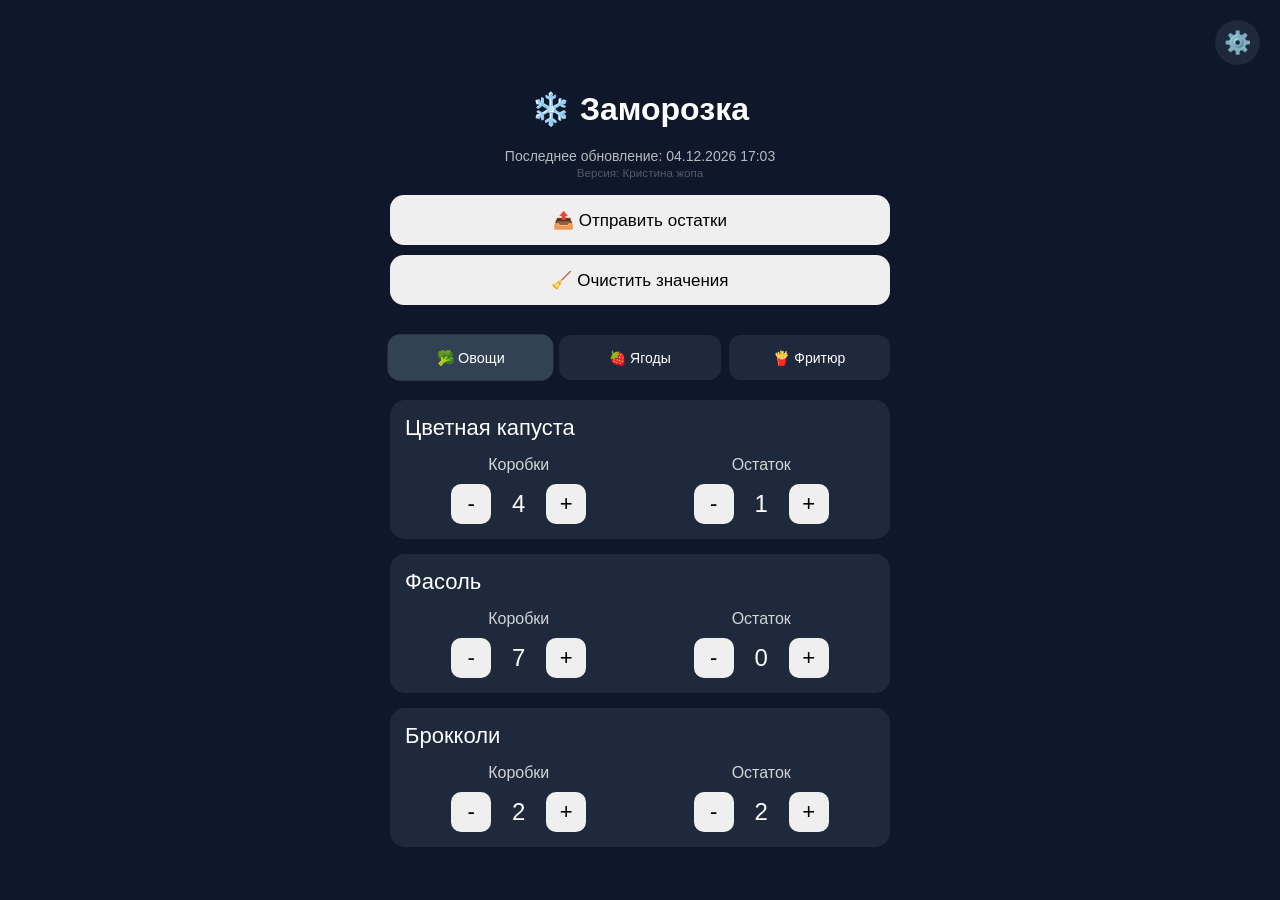
<file: index.html>
<!DOCTYPE html>
<html lang="ru">

<head>

<meta charset="UTF-8">

<meta name="viewport" content="width=device-width, initial-scale=1.0, maximum-scale=1.0, user-scalable=no">

<title>FreezeTrack</title>

<link rel="stylesheet" href="style.css">

<link rel="manifest" href="manifest.json">

<link rel="apple-touch-icon" href="icon.png">

<meta name="apple-mobile-web-app-capable" content="yes">

<meta name="apple-mobile-web-app-status-bar-style" content="black-translucent">

</head>


<body>


<div class="container">


<h1>❄️ Заморозка</h1>


<div id="reportDate"></div>


<button id="shareButton">
📤 Отправить остатки
</button>

<button id="clearButton">
🧹 Очистить значения
</button>

<div class="tabs">

<button class="tab active" onclick="changeCategory('Овощи', this)">
🥦 Овощи
</button>

<button class="tab" onclick="changeCategory('Ягоды', this)">
🍓 Ягоды
</button>

<button class="tab" onclick="changeCategory('Фритюр', this)">
🍟 Фритюр
</button>

</div>



<div id="productList"></div>

<button id="settingsButton">
⚙️
</button>


</div>



<script src="script.js?v=2"></script>


</body>

</html>
</file>
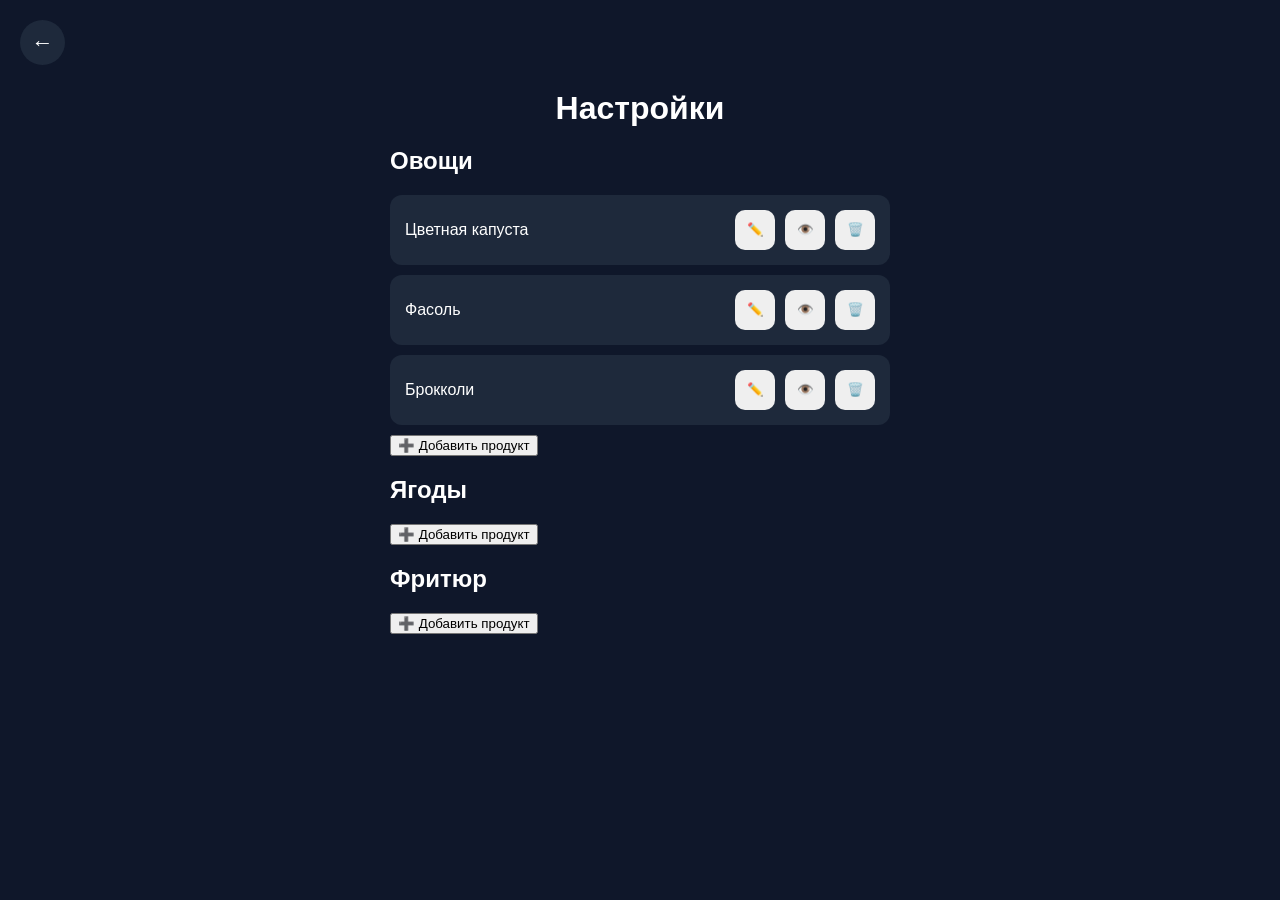
<file: settings.html>
<!DOCTYPE html>

<html lang="ru">

<head>

<meta charset="UTF-8">

<meta name="viewport" content="width=device-width, initial-scale=1.0">

<title>Настройки</title>

<link rel="stylesheet" href="style.css">

</head>


<body>


<div class="container">


<h1>Настройки</h1>

<button id="backButton">
←
</button>


<div id="settingsList"></div>



</div>



<script src="settings.js?v=2"></script>


</body>

</html>
</file>
<file: style.css>
body{
    margin:0;
    background:#0f172a;
    color:white;
    font-family:Arial, Helvetica, sans-serif;
    overscroll-behavior: none;
}
* {
    -webkit-tap-highlight-color: transparent;
    -webkit-touch-callout: none;
    user-select: none;
    -webkit-user-select: none;
}

.container{

    max-width:500px;

    margin:auto;

    padding:20px;

}

h1{

    margin-top:70px;

    text-align:center;

    margin-bottom:20px;

}

#addButton{

    width:100%;

    height:55px;

    border:none;

    border-radius:15px;

    font-size:18px;

    cursor:pointer;

    margin-bottom:20px;

}

.card{

    background:#1e293b;

    border-radius:15px;

    padding:15px;

    margin-bottom:15px;

}

.name{

    font-size:22px;

    margin-bottom:15px;

}

.controls{

    display:flex;

    justify-content:center;

    align-items:center;

    gap:20px;

}

.controls button{

    width:45px;

    height:45px;

    border:none;

    border-radius:10px;

    font-size:24px;

    cursor:pointer;

}

.count{

    font-size:26px;

    width:40px;

    text-align:center;

}
.topRow{

display:flex;

justify-content:space-between;

align-items:center;

margin-bottom:15px;

}

.deleteButton{

background:#ef4444;

color:white;

width:35px;

height:35px;

font-size:18px;

}

.columns{

    display:flex;

    justify-content:space-around;

    gap:15px;

}


.column{

    text-align:center;

}


.label{

    margin-bottom:10px;

    font-size:16px;

    opacity:0.8;

}


.controls{

    display:flex;

    align-items:center;

    justify-content:center;

    gap:10px;

}


.controls button{

    width:40px;

    height:40px;

    font-size:22px;

}


.count{

    font-size:24px;

    width:35px;

}

/* Вкладки категорий */

.tabs {

    display:flex;

    gap:8px;

    margin:20px 0;

}


.tab {

    flex:1;

    height:45px;

    border:none;

    border-radius:12px;

    background:#1e293b;

    color:white;

    font-size:14px;

    cursor:pointer;

}



.tab.active {

    background:#334155;

    transform:scale(1.03);

}



/* Дата */

#reportDate {

    text-align:center;

    opacity:0.7;

    font-size:14px;

    margin-bottom:15px;

}



/* Кнопка отправки */

#shareButton {

    width:100%;

    height:50px;

    border:none;

    border-radius:14px;

    font-size:17px;

    cursor:pointer;

    margin-bottom:10px;

}

.settingItem{

display:flex;

align-items:center;

gap:10px;

background:#1e293b;

padding:15px;

border-radius:12px;

margin-bottom:10px;

}


.settingItem button{

width:40px;

height:40px;

border:none;

border-radius:10px;

}

#settingsButton,
#backButton {

    position:fixed;

    top:20px;

    width:45px;

    height:45px;

    border-radius:50%;

    border:none;

    background:#1e293b;

    color:white;

    font-size:22px;

    display:flex;

    align-items:center;

    justify-content:center;

    z-index:100;

}



#settingsButton {

    right:20px;

}



#backButton {

    left:20px;

}

.settingItem span{

    flex:1;

}


.settingItem{

    gap:10px;

}


.hiddenProduct{

    opacity:0.35;

}

#clearButton{

    width:100%;

    height:50px;

    border:none;

    border-radius:14px;

    font-size:17px;

    cursor:pointer;

    margin-bottom:10px;

}
</file>
